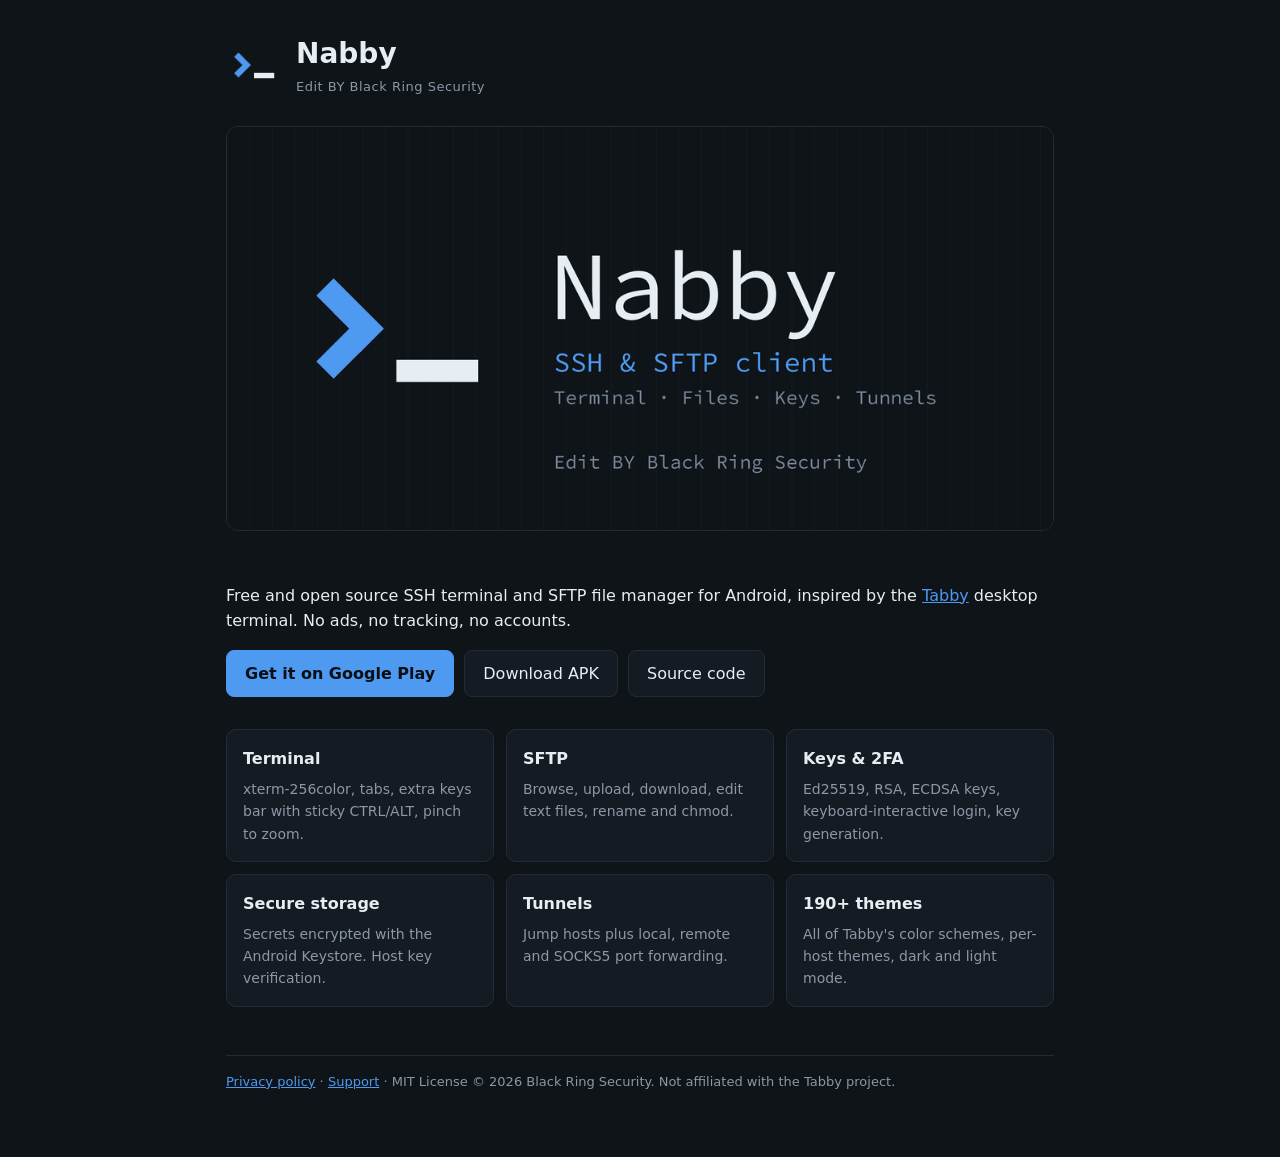
<file: docs/index.html>
<!doctype html>
<html lang="en">
<head>
  <meta charset="utf-8">
  <meta name="viewport" content="width=device-width, initial-scale=1">
  <title>Nabby - SSH &amp; SFTP client for Android</title>
  <meta name="description" content="Free, open source SSH terminal and SFTP file manager for Android, inspired by Tabby.">
  <link rel="icon" href="assets/icon.png">
  <link rel="stylesheet" href="style.css">
</head>
<body>
  <div class="wrap">
    <header>
      <img src="assets/icon.png" alt="">
      <div>
        <h1>Nabby</h1>
        <p>Edit BY Black Ring Security</p>
      </div>
    </header>

    <img class="hero" src="assets/feature.png" alt="Nabby - SSH &amp; SFTP client">

    <p>Free and open source SSH terminal and SFTP file manager for Android, inspired by the
      <a href="https://tabby.sh">Tabby</a> desktop terminal. No ads, no tracking, no accounts.</p>

    <div class="buttons">
      <a class="btn primary" href="https://play.google.com/store/apps/details?id=com.blackringsecurity.nabby">Get it on Google Play</a>
      <a class="btn" href="https://github.com/Black-Ring-Security/nabby/releases/latest">Download APK</a>
      <a class="btn" href="https://github.com/Black-Ring-Security/nabby">Source code</a>
    </div>

    <div class="grid">
      <div class="card"><h3>Terminal</h3><p>xterm-256color, tabs, extra keys bar with sticky CTRL/ALT, pinch to zoom.</p></div>
      <div class="card"><h3>SFTP</h3><p>Browse, upload, download, edit text files, rename and chmod.</p></div>
      <div class="card"><h3>Keys &amp; 2FA</h3><p>Ed25519, RSA, ECDSA keys, keyboard-interactive login, key generation.</p></div>
      <div class="card"><h3>Secure storage</h3><p>Secrets encrypted with the Android Keystore. Host key verification.</p></div>
      <div class="card"><h3>Tunnels</h3><p>Jump hosts plus local, remote and SOCKS5 port forwarding.</p></div>
      <div class="card"><h3>190+ themes</h3><p>All of Tabby's color schemes, per-host themes, dark and light mode.</p></div>
    </div>

    <footer>
      <a href="privacy.html">Privacy policy</a> ·
      <a href="https://github.com/Black-Ring-Security/nabby/issues">Support</a> ·
      MIT License © 2026 Black Ring Security.
      Not affiliated with the Tabby project.
    </footer>
  </div>
</body>
</html>
</file>
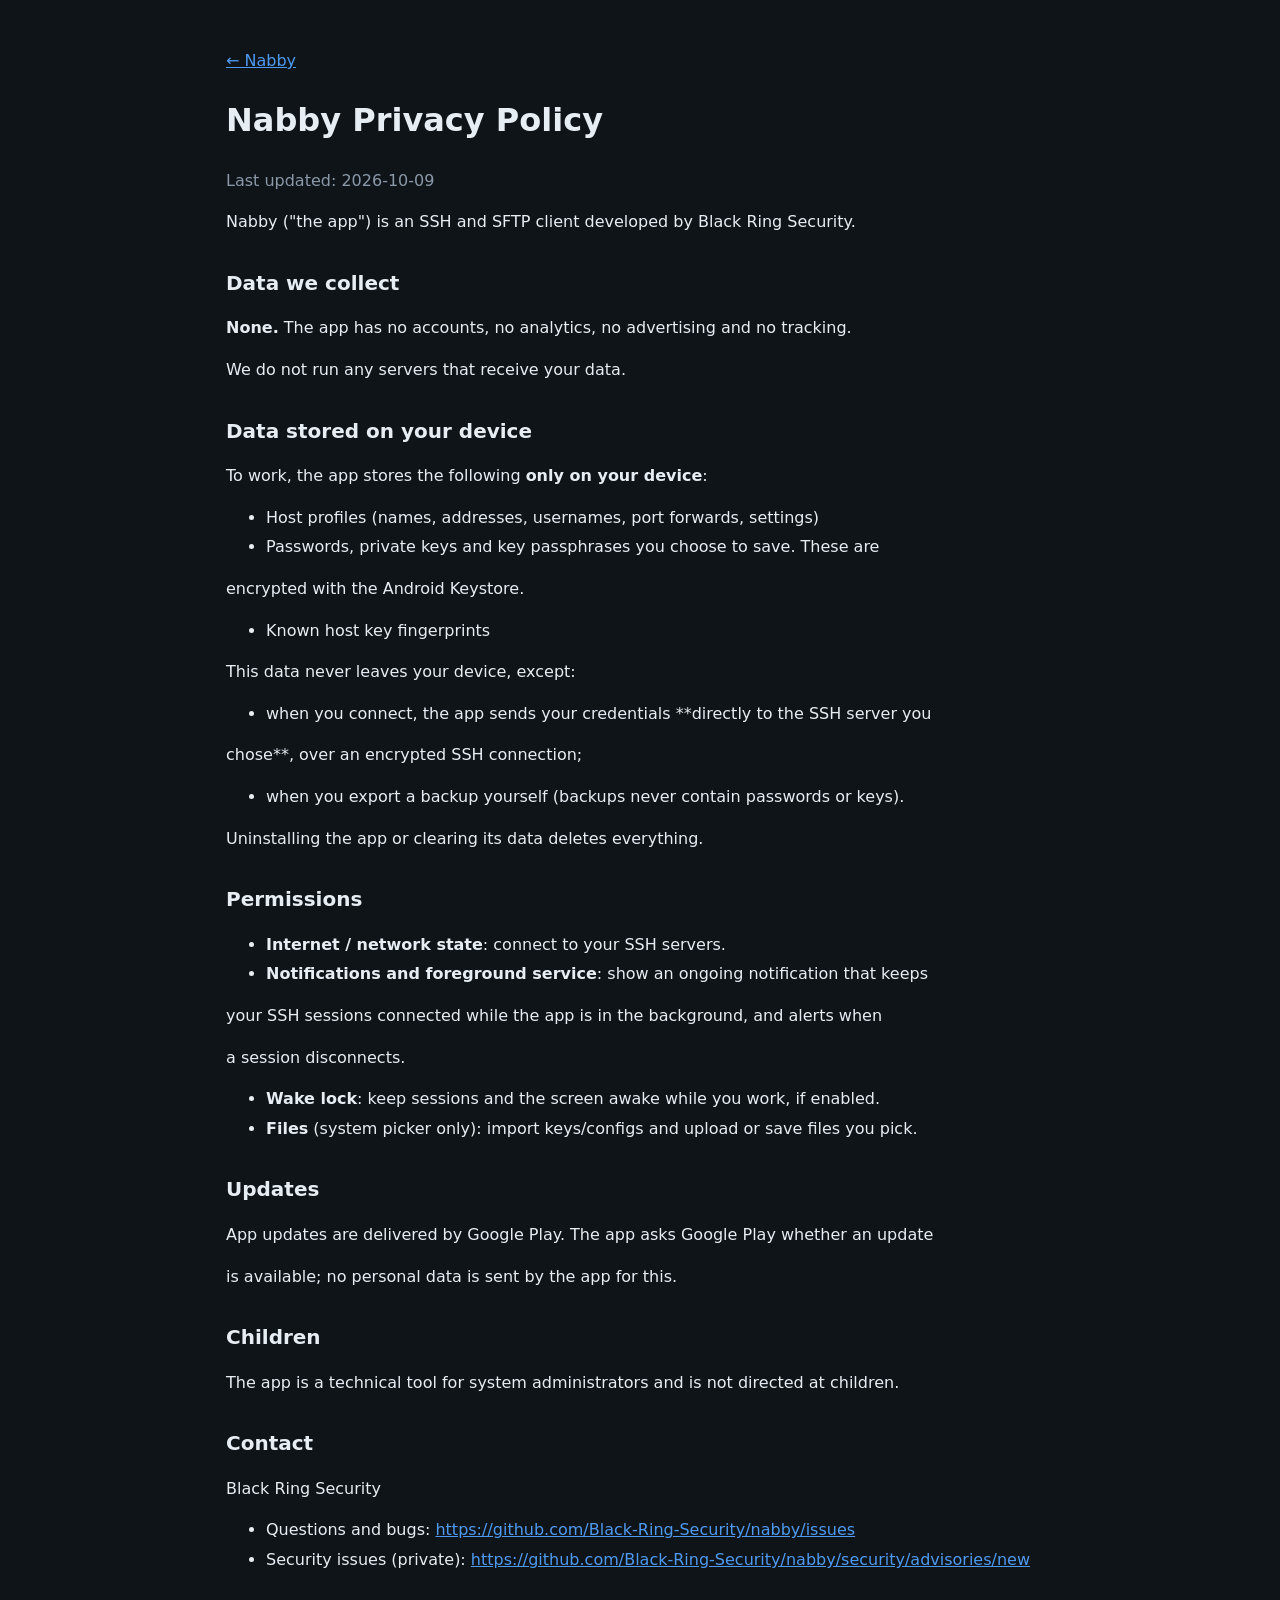
<file: docs/privacy.html>
<!doctype html>
<html lang="en">
<head>
  <meta charset="utf-8">
  <meta name="viewport" content="width=device-width, initial-scale=1">
  <title>Nabby Privacy Policy</title>
  <link rel="icon" href="assets/icon.png">
  <link rel="stylesheet" href="style.css">
</head>
<body>
  <div class="wrap doc">
    <p><a href="./">&larr; Nabby</a></p>
<h1>Nabby Privacy Policy</h1>
<p style="color:var(--muted)">Last updated: 2026-10-09</p>
<p>Nabby (&quot;the app&quot;) is an SSH and SFTP client developed by Black Ring Security.</p>
<h2>Data we collect</h2>
<p><strong>None.</strong> The app has no accounts, no analytics, no advertising and no tracking.</p>
<p>We do not run any servers that receive your data.</p>
<h2>Data stored on your device</h2>
<p>To work, the app stores the following <strong>only on your device</strong>:</p>
<ul>
<li>Host profiles (names, addresses, usernames, port forwards, settings)</li>
<li>Passwords, private keys and key passphrases you choose to save. These are</li>
</ul>
<p>  encrypted with the Android Keystore.</p>
<ul>
<li>Known host key fingerprints</li>
</ul>
<p>This data never leaves your device, except:</p>
<ul>
<li>when you connect, the app sends your credentials **directly to the SSH server you</li>
</ul>
<p>  chose**, over an encrypted SSH connection;</p>
<ul>
<li>when you export a backup yourself (backups never contain passwords or keys).</li>
</ul>
<p>Uninstalling the app or clearing its data deletes everything.</p>
<h2>Permissions</h2>
<ul>
<li><strong>Internet / network state</strong>: connect to your SSH servers.</li>
<li><strong>Notifications and foreground service</strong>: show an ongoing notification that keeps</li>
</ul>
<p>  your SSH sessions connected while the app is in the background, and alerts when</p>
<p>  a session disconnects.</p>
<ul>
<li><strong>Wake lock</strong>: keep sessions and the screen awake while you work, if enabled.</li>
<li><strong>Files</strong> (system picker only): import keys/configs and upload or save files you pick.</li>
</ul>
<h2>Updates</h2>
<p>App updates are delivered by Google Play. The app asks Google Play whether an update</p>
<p>is available; no personal data is sent by the app for this.</p>
<h2>Children</h2>
<p>The app is a technical tool for system administrators and is not directed at children.</p>
<h2>Contact</h2>
<p>Black Ring Security</p>
<ul>
<li>Questions and bugs: <a href="https://github.com/Black-Ring-Security/nabby/issues">https://github.com/Black-Ring-Security/nabby/issues</a></li>
<li>Security issues (private): <a href="https://github.com/Black-Ring-Security/nabby/security/advisories/new">https://github.com/Black-Ring-Security/nabby/security/advisories/new</a></li>
</ul>
  </div>
</body>
</html>
</file>
<file: docs/style.css>
:root {
  --bg: #0f1419; --panel: #151b22; --line: #232c36; --fg: #e6edf3;
  --muted: #8b98a7; --accent: #4e9af1;
}
* { box-sizing: border-box; }
body {
  margin: 0; background: var(--bg); color: var(--fg);
  font: 16px/1.6 system-ui, -apple-system, "Segoe UI", Roboto, sans-serif;
}
a { color: var(--accent); }
.wrap { max-width: 860px; margin: 0 auto; padding: 32px 16px 64px; }
header { display: flex; align-items: center; gap: 14px; }
header img { width: 56px; height: 56px; border-radius: 14px; }
header h1 { margin: 0; font-size: 28px; }
header p { margin: 0; color: var(--muted); font-size: 13px; letter-spacing: .5px; }
.hero { width: 100%; border-radius: 12px; border: 1px solid var(--line); margin: 28px 0; }
.buttons { display: flex; flex-wrap: wrap; gap: 10px; margin: 8px 0 32px; }
.btn {
  display: inline-block; padding: 10px 18px; border-radius: 8px; text-decoration: none;
  border: 1px solid var(--line); color: var(--fg); background: var(--panel);
}
.btn.primary { background: var(--accent); border-color: var(--accent); color: #0b0f14; font-weight: 600; }
.grid { display: grid; grid-template-columns: repeat(auto-fit, minmax(240px, 1fr)); gap: 12px; }
.card { background: var(--panel); border: 1px solid var(--line); border-radius: 10px; padding: 16px; }
.card h3 { margin: 0 0 6px; font-size: 16px; }
.card p { margin: 0; color: var(--muted); font-size: 14px; }
footer { margin-top: 48px; color: var(--muted); font-size: 13px; border-top: 1px solid var(--line); padding-top: 16px; }
.doc h2 { margin-top: 32px; font-size: 20px; }
.doc li { margin: 4px 0; }
</file>
